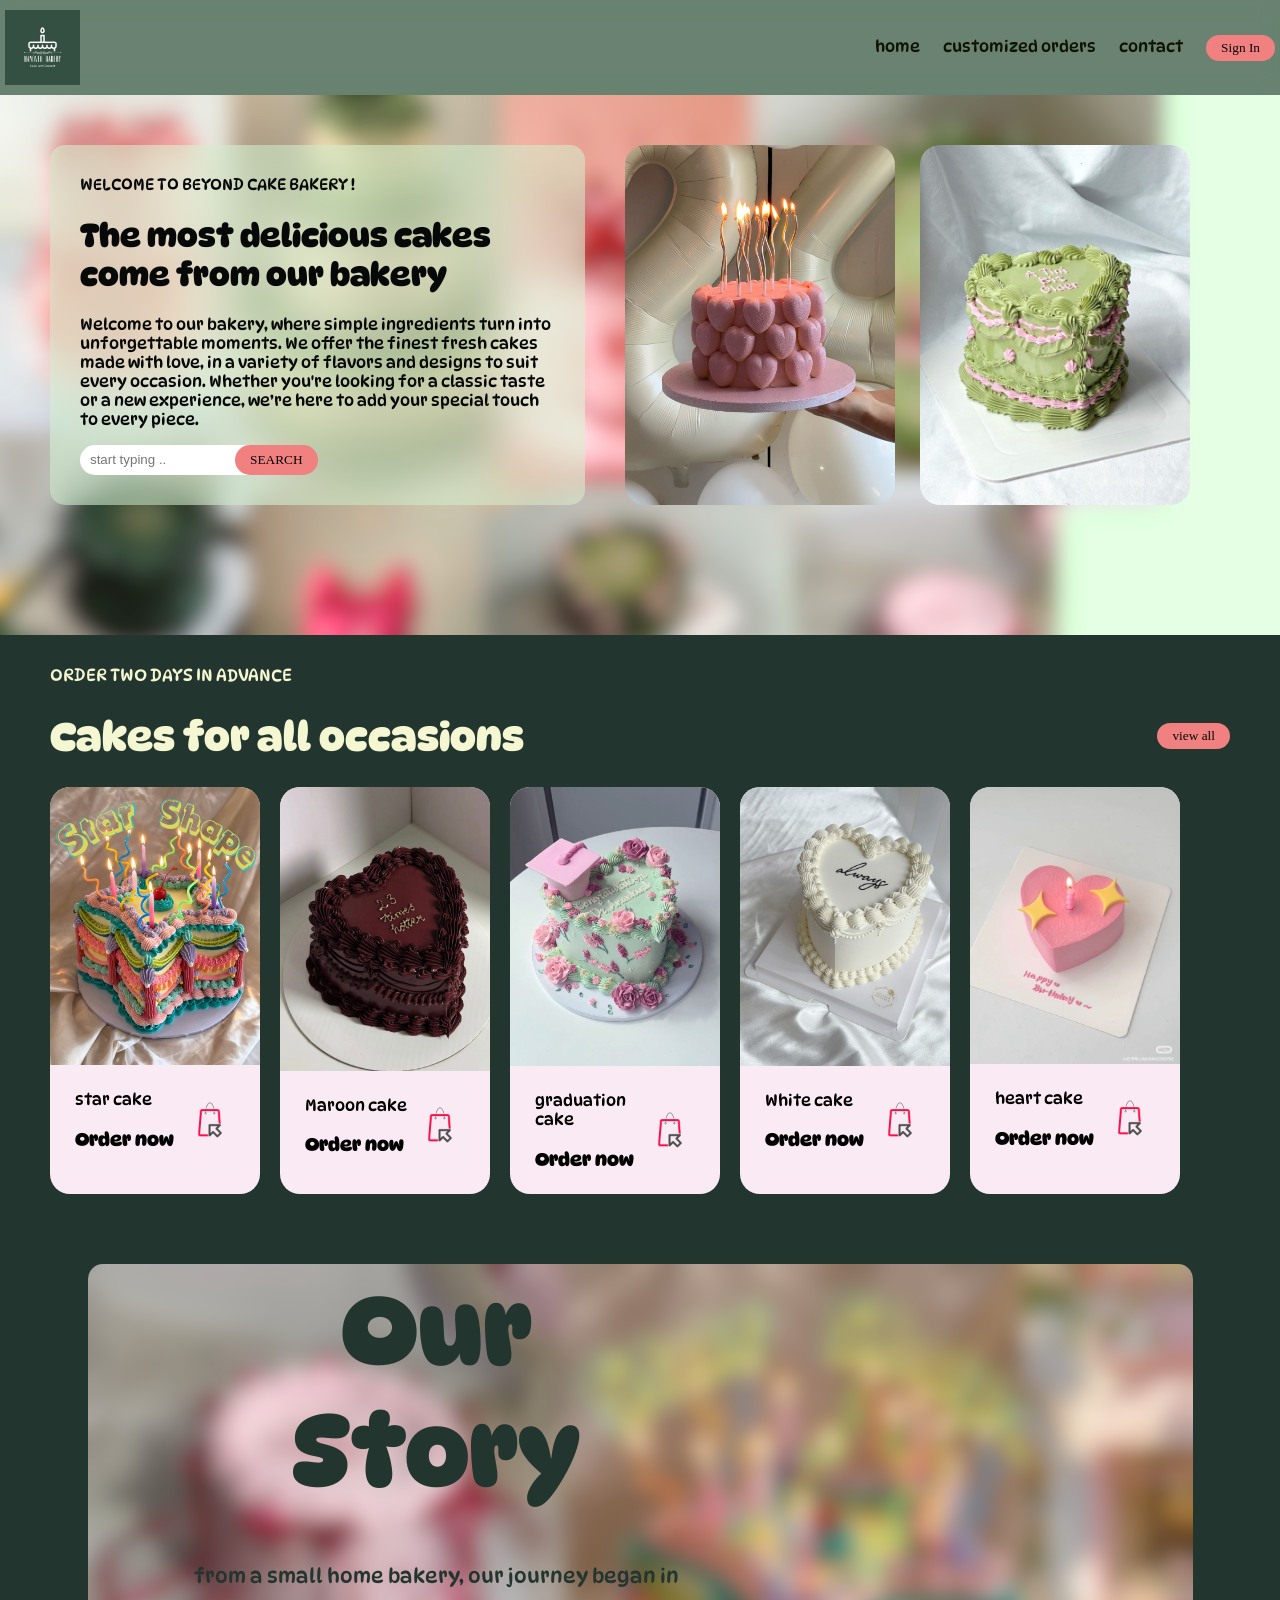
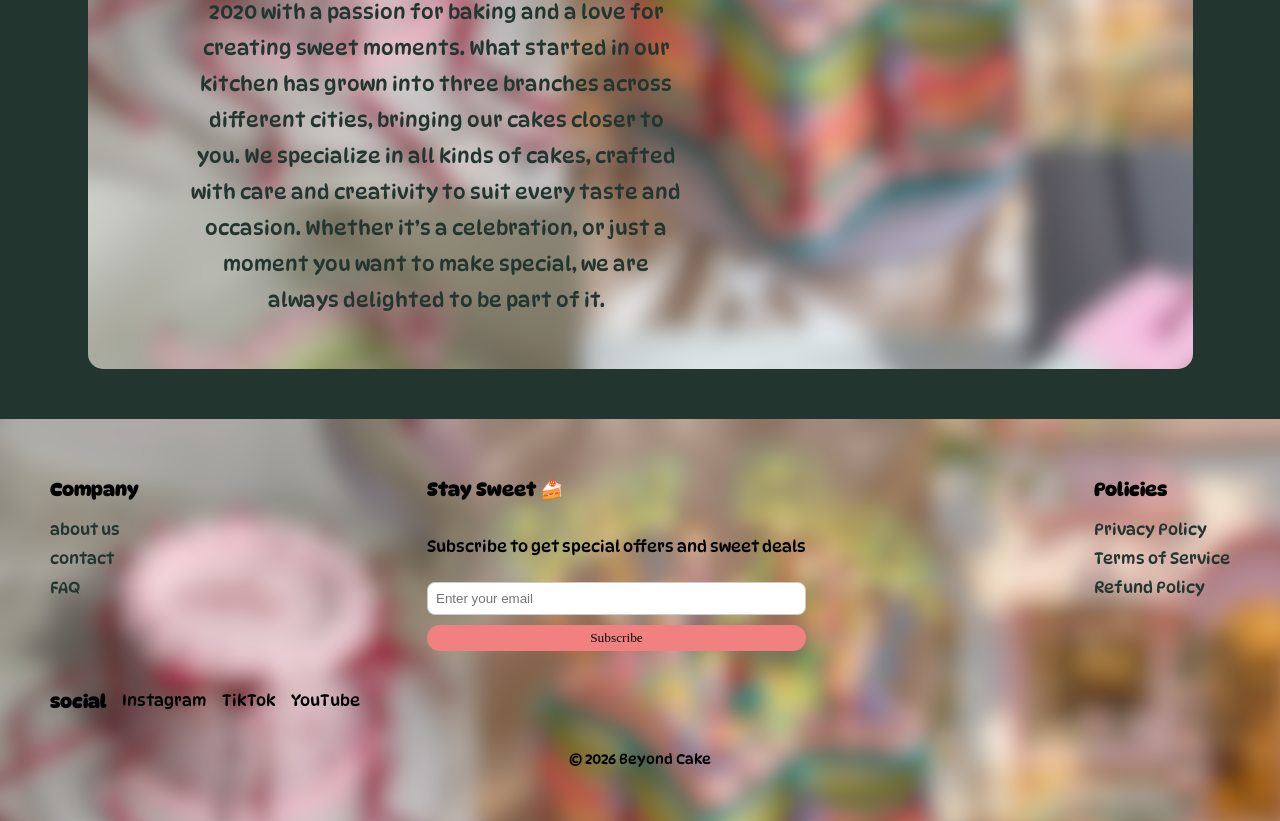
<file: index.html>
<!DOCTYPE html>
<html lang="en">
<head>
    <meta charset="UTF-8">
    <meta name="viewport" content="width=device-width, initial-scale=1.0">

    <link rel="preconnect" href="https://fonts.googleapis.com">
    <link rel="preconnect" href="https://fonts.gstatic.com" crossorigin>

    <link href="https://fonts.googleapis.com/css2?family=DynaPuff:wght@400..700&display=swap" rel="stylesheet">

    <link rel="stylesheet" href="styleHome.css"/>

    <title>Beyond Cake</title>
</head>

<body>

<div class="top-section">

    <div class="header">
        <img class="logo" src="images/glogo.jpg" alt="Beyond Cake Logo"/>

        <div class="header-links">
            <a href="#">home</a>
            <a href="customizedorders.html">customized orders</a>
            <a href="#">contact</a>

            <a href="signIn.html">
                <button class="btn">Sign In</button>
            </a>
        </div>
    </div>

    <!-- LANDING PAGE -->

    <div class="landing-page">

        <div class="landing-page-left-section">

            <span>WELCOME TO BEYOND CAKE BAKERY !</span>

            <h1>The most delicious cakes come from our bakery</h1>

            <p>
                Welcome to our bakery, where simple ingredients turn into unforgettable moments.
                We offer the finest fresh cakes made with love, in a variety of flavors and designs to suit every occasion.
                Whether you're looking for a classic taste or a new experience,
                we’re here to add your special touch to every piece.
            </p>

            <div class="landing-page-search">
                <input placeholder="start typing .."/>
                <button class="btn">SEARCH</button>
            </div>

        </div>

        <div class="landing-page-image-container">
            <img src="images/main1.jpg" alt="Bakery Cake"/>
            <img src="images/main2.jpg" alt="Bakery Cake"/>
        </div>

    </div>

</div>

<!-- TRENDING CAKES -->

<div class="trending-container">

    <span>Order two days in advance</span>

    <div class="cakes-header">

        <h1 style="font-size: 40px; color: rgb(244, 247, 209);">
            Cakes for all occasions
        </h1>

        <button class="btn">view all</button>

    </div>

    <div class="cakes-card">

        <div class="card">
            <img class="photo" src="images/starcake.jpg" width="210px" alt="Star Cake"/>

            <div class="card-info">
                <div class="card-name">
                    <p>star cake</p>
                    <h3>Order now</h3>
                </div>

                <a>
                    <img src="images/online.png" alt="Order"/>
                </a>
            </div>
        </div>

        <div class="card">
            <img class="photo" src="images/redcake.jpg" width="210px" alt="Maroon Cake"/>

            <div class="card-info">
                <div class="card-name">
                    <p>Maroon cake</p>
                    <h3>Order now</h3>
                </div>

                <a>
                    <img src="images/online.png" alt="Order"/>
                </a>
            </div>
        </div>

        <div class="card">
            <img class="photo" src="images/gradcake.jpg" width="210px" alt="Graduation Cake"/>

            <div class="card-info">
                <div class="card-name">
                    <p>graduation cake</p>
                    <h3>Order now</h3>
                </div>

                <a>
                    <img src="images/online.png" alt="Order"/>
                </a>
            </div>
        </div>

        <!--
        <div class="card">
            <img class="photo" src="images/ycake.jpg" width="210px"/>
            <div class="card-info">
                <div class="card-name">
                    <p>Yellow cake</p>
                    <h3>Order now</h3>
                </div>
                <a>
                    <img src="images/online.png"/>
                </a>
            </div>
        </div>
        -->

        <div class="card">
            <img class="photo" src="images/whtcake.jpg" width="210px" alt="White Cake"/>

            <div class="card-info">
                <div class="card-name">
                    <p>White cake</p>
                    <h3>Order now</h3>
                </div>

                <a>
                    <img src="images/online.png" alt="Order"/>
                </a>
            </div>
        </div>

        <div class="card">
            <img class="photo" src="images/hcake.jpg" width="210px" alt="Heart Cake"/>

            <div class="card-info">
                <div class="card-name">
                    <p>heart cake</p>
                    <h3>Order now</h3>
                </div>

                <a>
                    <img src="images/online.png" alt="Order"/>
                </a>
            </div>
        </div>

    </div>

</div>

<!-- OUR STORY -->

<div class="me">

    <div class="text">

        <span class="s">Our Story</span>

        <h6 class="story-text">
            from a small home bakery,
            our journey began in 2020 with a passion for baking and a love for creating sweet moments.
            What started in our kitchen has grown into three branches across different cities,
            bringing our cakes closer to you.
            We specialize in all kinds of cakes, crafted with care and creativity to suit every taste and occasion.
            Whether it’s a celebration,
            or just a moment you want to make special,
            we are always delighted to be part of it.
        </h6>

    </div>

    <!-- <img class="about-img" width="300px" src="images/bakery.jpg"> -->

    <video autoplay muted loop playsinline class="fvideo">
        <source src="images/vid2.mp4" type="video/mp4">
    </video>

</div>

<!--
<div class="me1">
    <div class="text1">
        <span class="s1" style="font-size: 70px; color: 22352f;">Contact Us</span>
        <h6 style="font-size: 20px; color: #22352f;font-weight: normal;">
            <ul>
                <li>email:ragad-23-3@hotmail.com</li>
                <li>WhatsApp:055931447</li>
                <li>Insta: cs.rgd</li>
            </ul>
        </h6>
    </div>
    <img class="about-img1" width="300px" src="images/green.jpg">
</div>
-->

<!-- FOOTER -->

<footer class="footer">

    <div class="footer-container">

        <div class="footer-section">
            <h3>Company</h3>
            <a href="#">about us</a>
            <a href="#">contact</a>
            <a href="#">FAQ</a>
        </div>

        <div class="footer-section">
            <h3>Stay Sweet 🍰</h3>
            <p>Subscribe to get special offers and sweet deals</p>
            <input type="email" placeholder="Enter your email">
            <button class="btn">Subscribe</button>
        </div>

        <div class="footer-section">
            <h3>Policies</h3>
            <a href="#">Privacy Policy</a>
            <a href="#">Terms of Service</a>
            <a href="#">Refund Policy</a>
        </div>

    </div>

    <div class="social">
        <h3>social</h3>
        <span>Instagram</span>
        <span>TikTok</span>
        <span>YouTube</span>
    </div>

    <p class="copy">© 2026 Beyond Cake</p>

</footer>

</body>
</html>
</file>
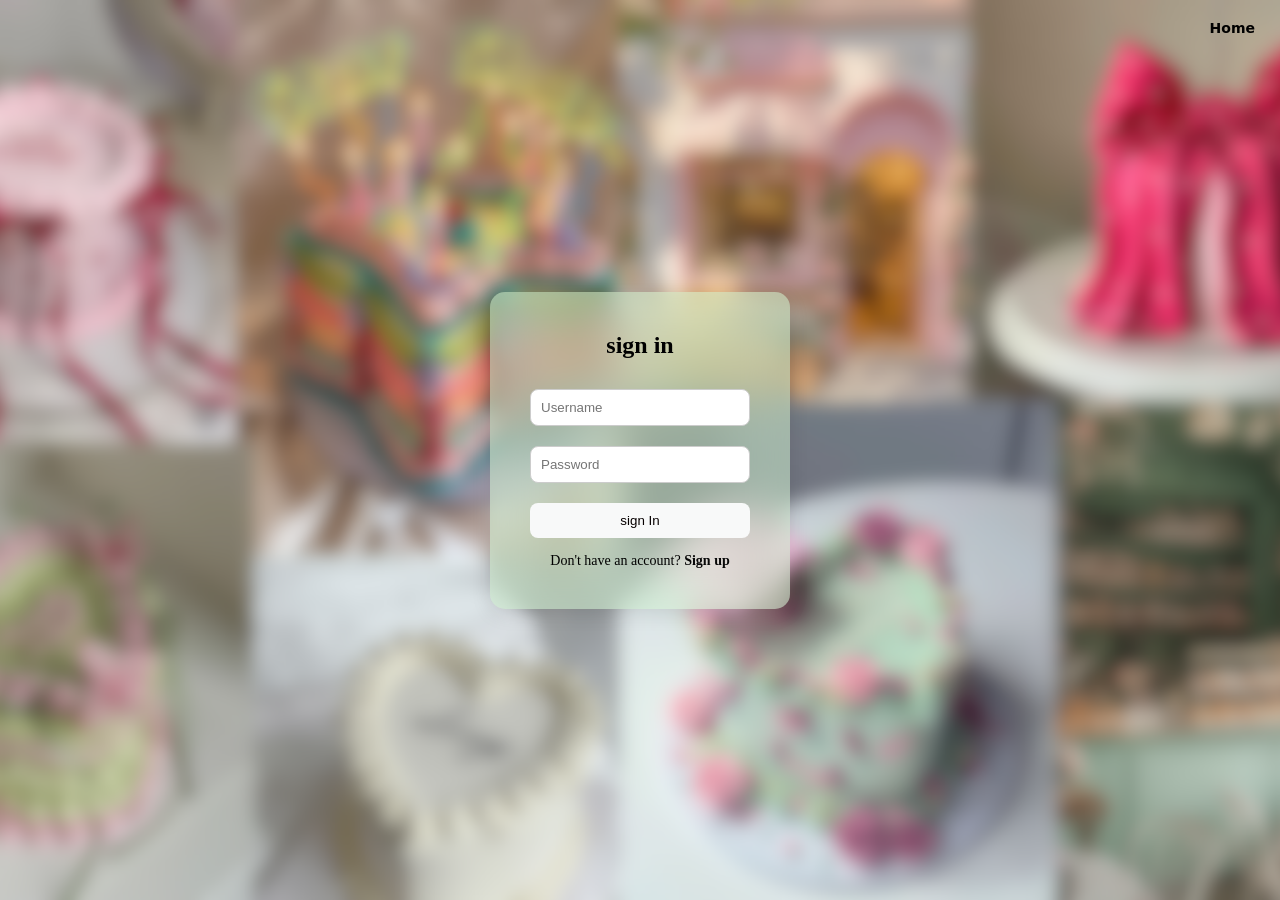
<file: signIn.html>
<!DOCTYPE html>
<html lang="en">
<head>
    <meta charset="UTF-8">
    <meta name="viewport" content="width=device-width, initial-scale=1.0">
    <title>sign in</title>
    <link rel="stylesheet" href="styleSignIn.css">
</head>
<body>
    <div class="container">
<a href="index.html" class="back-home">Home</a>
        <div class="login-box">
            <h2>sign in</h2>
            <form>
                <input type="text" placeholder="Username" required>
                <input type="password" placeholder="Password" required>
                <button type="submit">sign In</button>
            </form>
            <p>Don't have an account? <a href="signup.html">Sign up</a></p>
        </div>
    </div>
</body>
</html>
</file>
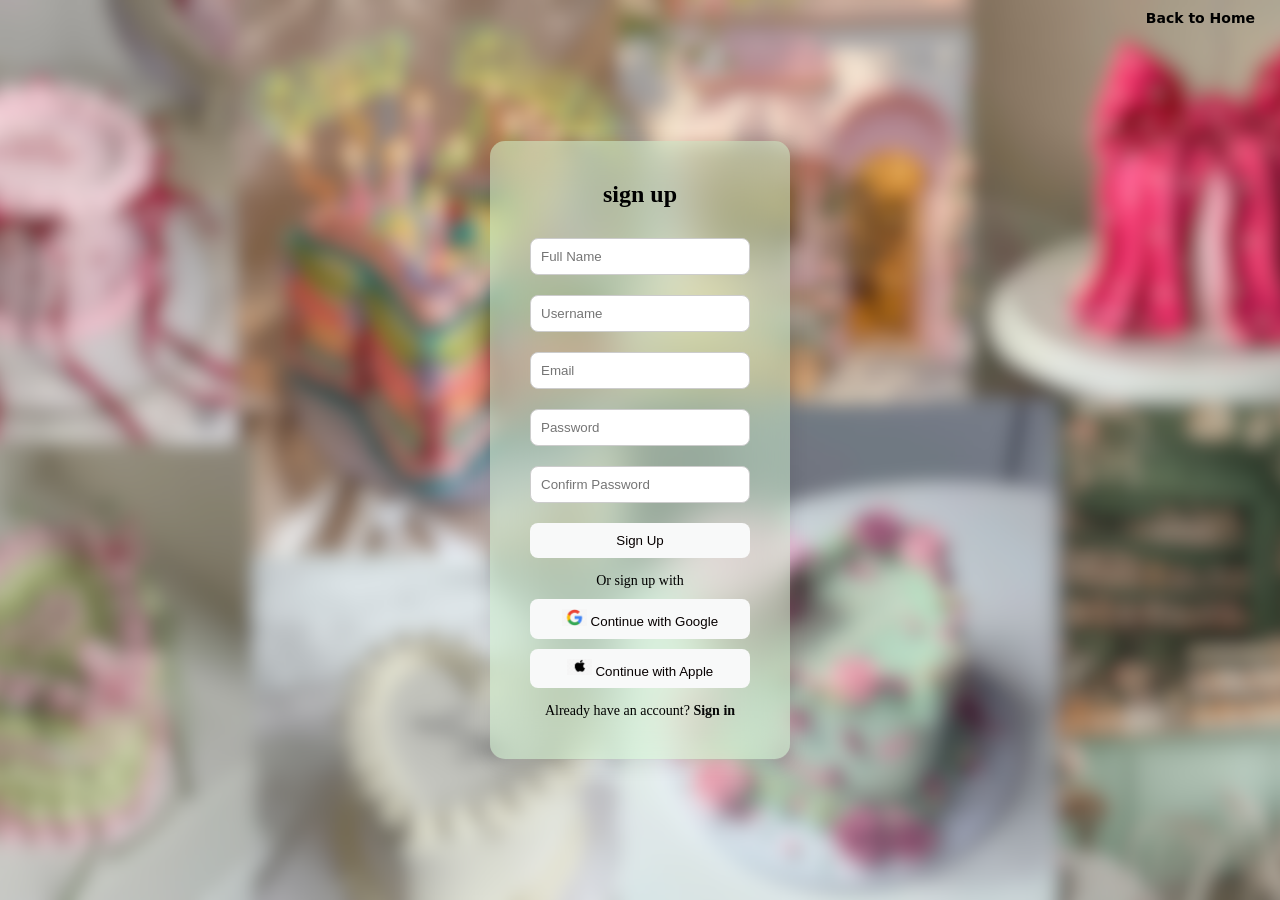
<file: signup.html>
<!DOCTYPE html>
<html lang="en">
<head>
    <meta charset="UTF-8">
    <meta name="viewport" content="width=device-width, initial-scale=1.0">
    <title>sign up</title>
    <link rel="stylesheet" href="styleSignIn.css">
</head>
<body>
    <div class="container signup-page">
        <a href="index.html" class="back-home">Back to Home</a>

        <div class="login-box">
            <h2>sign up</h2>
            <form>
                <input type="text" placeholder="Full Name" required>
                <input type="text" placeholder="Username" required>
                <input type="email" placeholder="Email" required>
                <input type="password" placeholder="Password" required>
                <input type="password" placeholder="Confirm Password" required>
                <button type="submit">Sign Up</button>

                <p class="or">Or sign up with</p>

                <div class="social-login">
                    <button class="social-btn google-btn">
                        <img width="25" src="images/google.png">
                        Continue with Google
                    </button>

                    <button class="social-btn apple-btn">
                        <img width="25" src="images/apple.jpg">
                        Continue with Apple
                    </button>
                </div>
            </form>

            <p>Already have an account? <a href="signin.html">Sign in</a></p>
        </div>
    </div>
</body>
</html>
</file>
<file: styleHome.css>
/* GENERAL */
body {
    background-color: #22352f;
    margin: 95px 0 0 0;
    font-family: "DynaPuff", system-ui;
    font-optical-sizing: auto;
    font-style: normal;
    font-variation-settings: "wdth" 100;
}

/* HEADER */
.header {
    display: flex;
    justify-content: space-between;
    align-items: center;
    padding: 10px 0px 10px 5px;
    position: fixed;
    top: 0;
    left: 0;
    width: 100%;
    background-color: rgba(212, 248, 212, 0.4);
    backdrop-filter: blur(10px);
    z-index: 1000;
}

.top-section {
    background-image: url("images/newww.png");
    padding-bottom: 80px;
}

.logo {
    width: 75px;
}

.btn {
    background-color: #f18080;
    border-radius: 15px;
    padding: 5px 15px;
    color: #070707;
    border: none;
    font-family: fantasy;
}

.btn:hover {
    color: rgba(252, 211, 232, 0.969);
}

.header-links a {
    color: rgb(16, 20, 2);
    padding: 0 10px;
    text-decoration: none;
    border-radius: 15px;
}

.header-links a:hover {
    color: #f18080;
}

.header-links button:hover {
    background-color: rgb(92, 90, 92);
}

/* LANDING PAGE */
.landing-page {
    display: flex;
    justify-content: space-between;
    align-items: center;
    padding: 10px 50px;
    color: #070808;
    border-radius: 0 0 50px 50px;
}

.landing-page-left-section {
    background: rgba(212, 248, 212, 0.5);
    padding: 30px;
    border-radius: 15px;
    backdrop-filter: blur(20px);
    width: 600px;
}

.landing-page-search input {
    border-radius: 50px;
    border: none;
    outline: none;
    height: 30px;
    padding: 0 10px;
    color: #f18080;
}

.landing-page-search button {
    position: absolute;
    left: 185px;
    height: 30px;
    color: #040000;
}

.landing-page-image-container {
    display: flex;
    gap: 25px;
    padding: 40px;
}

.landing-page-image-container img {
    border-radius: 20px;
    width: 270px;
    display: block;
}

/* TRENDING CAKES */
.trending-container {
    padding: 30px 50px;
}

.trending-container span {
    color: rgb(244, 247, 209);
    text-transform: uppercase;
    font-size: 17px;
}

.cakes-header {
    display: flex;
    justify-content: space-between;
    align-items: center;
}

.trending-header h1 {
    margin-top: 0px;
}

.cakes-card {
    display: flex;
    gap: 20px;
}

.text {
    text-align: center;
    width: 600px;
}

.card {
    width: 210px;
    background-color: #faeaf4;
    border-radius: 20px;
}

.card .photo {
    border-radius: 20px 20px 0 0;
}

.card-info {
    display: flex;
    justify-content: space-between;
    align-items: center;
    padding: 5px 25px;
}

.card-info img {
    width: 50px;
}

/* OUR STORY */
.me {
    display: flex;
    align-items: center;
    gap: 30px;
    padding: 5px 5px 5px 100px;
    margin: 40px auto;
    background-color: #f5f5dc;
    background-image: url("images/cnv.png");
    width: 1000px;
    border-radius: 15px;
}

/* 
.about-img {
    width: 400px;
    border-radius: 10px;
}

.me1 {
    display: flex;
    align-items: center;
    background-color: #d4f8d4;
    gap: 530px;
    padding: 0px 50px;
}

.about-img1 {
    width: 400px;
    border-radius: 10px;
}
*/

.s1 {
    white-space: nowrap;
}

.s {
    font-size: 100px;
    font-weight: bold;
    color: #22352f;
}

.story-text {
    font-size: 20px;
    color: #22352f;
    font-weight: lighter;
    line-height: 1.8;
}

.fvideo {
    width: 450px;
    display: flex;
    margin-left: 100px;
    border-radius: 15px;
}

/* FOOTER */
.footer {
    background-image: url("images/cnv.png");
    padding: 40px 50px;
    margin-top: 50px;
}

.footer-container {
    display: flex;
    justify-content: space-between;
    flex-wrap: wrap;
}

.footer-section {
    display: flex;
    flex-direction: column;
    gap: 10px;
}

.footer-section h3 {
    margin-bottom: 10px;
}

.footer-section a {
    text-decoration: none;
    color: #22352f;
}

.footer-section input {
    padding: 8px;
    border-radius: 8px;
    border: 1px solid #ccc;
}

.social {
    margin-top: 20px;
    display: flex;
    gap: 15px;
    align-items: center;
}

.copy {
    margin-top: 20px;
    text-align: center;
    font-size: 14px;
}

/* MOBILE RESPONSIVE */
@media screen and (max-width: 768px) {

    body {
        overflow-x: hidden;
    }

    /* HEADER */
    .header {
        padding: 8px;
        flex-wrap: wrap;
        justify-content: center;
        gap: 8px;
    }

    .header-links {
        display: flex;
        justify-content: center;
        flex-wrap: wrap;
        gap: 5px;
    }

    .header-links a {
        padding: 5px;
        font-size: 13px;
    }

    /* LANDING PAGE */
    .landing-page {
        flex-direction: column;
        padding: 10px 15px;
        gap: 20px;
    }

    .landing-page-left-section {
        width: 100%;
    }

    .landing-page-image-container {
        width: 100%;
        padding: 10px 0;
        justify-content: center;
        flex-wrap: wrap;
    }

    .landing-page-image-container img {
        width: calc(50% - 13px);
        max-width: 270px;
        height: auto;
    }

    .landing-page-search button {
        position: relative;
        left: auto;
    }

    /* CAKES */
    .trending-container {
        padding: 30px 15px;
    }

    .cakes-header {
        flex-wrap: wrap;
        gap: 10px;
    }

    .cakes-card {
        flex-wrap: wrap;
        justify-content: center;
    }

    .card {
        flex: 0 1 210px;
        max-width: 100%;
    }

    .card .photo {
        max-width: 100%;
    }

    /* OUR STORY */
    .me {
        width: calc(100% - 30px);
        padding: 20px;
        flex-direction: column;
        gap: 20px;
    }

    .text {
        width: 100%;
    }

    .s {
        font-size: clamp(45px, 12vw, 100px);
    }

    .fvideo {
        width: 100%;
        max-width: 450px;
        height: auto;
        margin-left: 0;
    }

    /* FOOTER */
    .footer {
        padding: 30px 20px;
    }

    .footer-container {
        gap: 25px;
    }

    .footer-section {
        min-width: 130px;
    }

    .social {
        flex-wrap: wrap;
    }
}

/* SMALL MOBILE */
@media screen and (max-width: 480px) {

    .header {
        flex-direction: column;
    }

    .logo {
        width: 60px;
    }

    .landing-page {
        padding: 10px;
    }

    .landing-page-left-section {
        padding: 20px;
    }

    .landing-page-image-container img {
        width: calc(50% - 8px);
    }

    .cakes-card {
        display: grid;
        grid-template-columns: repeat(2, minmax(0, 1fr));
        gap: 12px;
    }

    .card {
        width: 100%;
        min-width: 0;
    }

    .card-info {
        padding: 5px 10px;
    }

    .card-info img {
        width: 35px;
    }

    .story-text {
        font-size: 17px;
    }

    .footer-container {
        flex-direction: column;
    }
}
</file>
<file: styleSignIn.css>
/* نخلي كل شي مرتب */
* {
    margin: 0;
    padding: 0;
    box-sizing: border-box;
}

/* نخلي الصفحة بالنص */

    
body {
    height: 100vh;
    display: flex;
    justify-content: center;
    align-items: center;

    background-image: url("images/cnv.png");
    background-size: cover;
    background-position: center;
    background-repeat: no-repeat;
}


{
    height: 100vh;
    display: flex;
    justify-content: center;
    align-items: center;
    font-family: Arial, sans-serif;
    background-color: #f5f5f5;
}

/* الصندوق الخارجي */
.login-box {
    background: rgba(212, 248, 212, 0.5); /* نفس اللون + شفافية */
    backdrop-filter: blur(20px);

    padding: 40px;
    border-radius: 15px;
    width: 300px;
    text-align: center;
    /* ظل خفيف */
    box-shadow: 0 5px 20px rgba(0,0,0,0.1);
}

/* العنوان */
.login-box h2 {
    margin-bottom: 20px;
}

/* الحقول */
.login-box input {
    width: 100%;
    padding: 10px;
    margin: 10px 0;

    border: 1px solid #ccc;
    border-radius: 8px;
}

/* الزر */
.login-box button {
    width: 100%;
    padding: 10px;
    margin-top: 10px;

    border: none;
    border-radius: 8px;
    background-color: #f8f9f9;
    color: rgb(7, 1, 1);
    cursor: pointer;
}

/* حركة عند المرور */
.login-box button:hover {
    background-color: #555;
}

/* النص تحت */
.login-box p {
    margin-top: 15px;
    font-size: 14px;
}

/* الرابط */
.login-box a {
    text-decoration: none;
    color: #080808;
    font-weight: bold;
}

.back-home {
    position: absolute;
    top: 20px;
    right: 25px;
    color: #000000;
    text-decoration: none;
    font-family: "DynaPuff", system-ui;
    font-size: 14px;
    font-weight: bold
    
}

.back-home:hover {
    color: #ffc4c4;
}
.signup-page .back-home {
    top: 10px;
}
</file>
